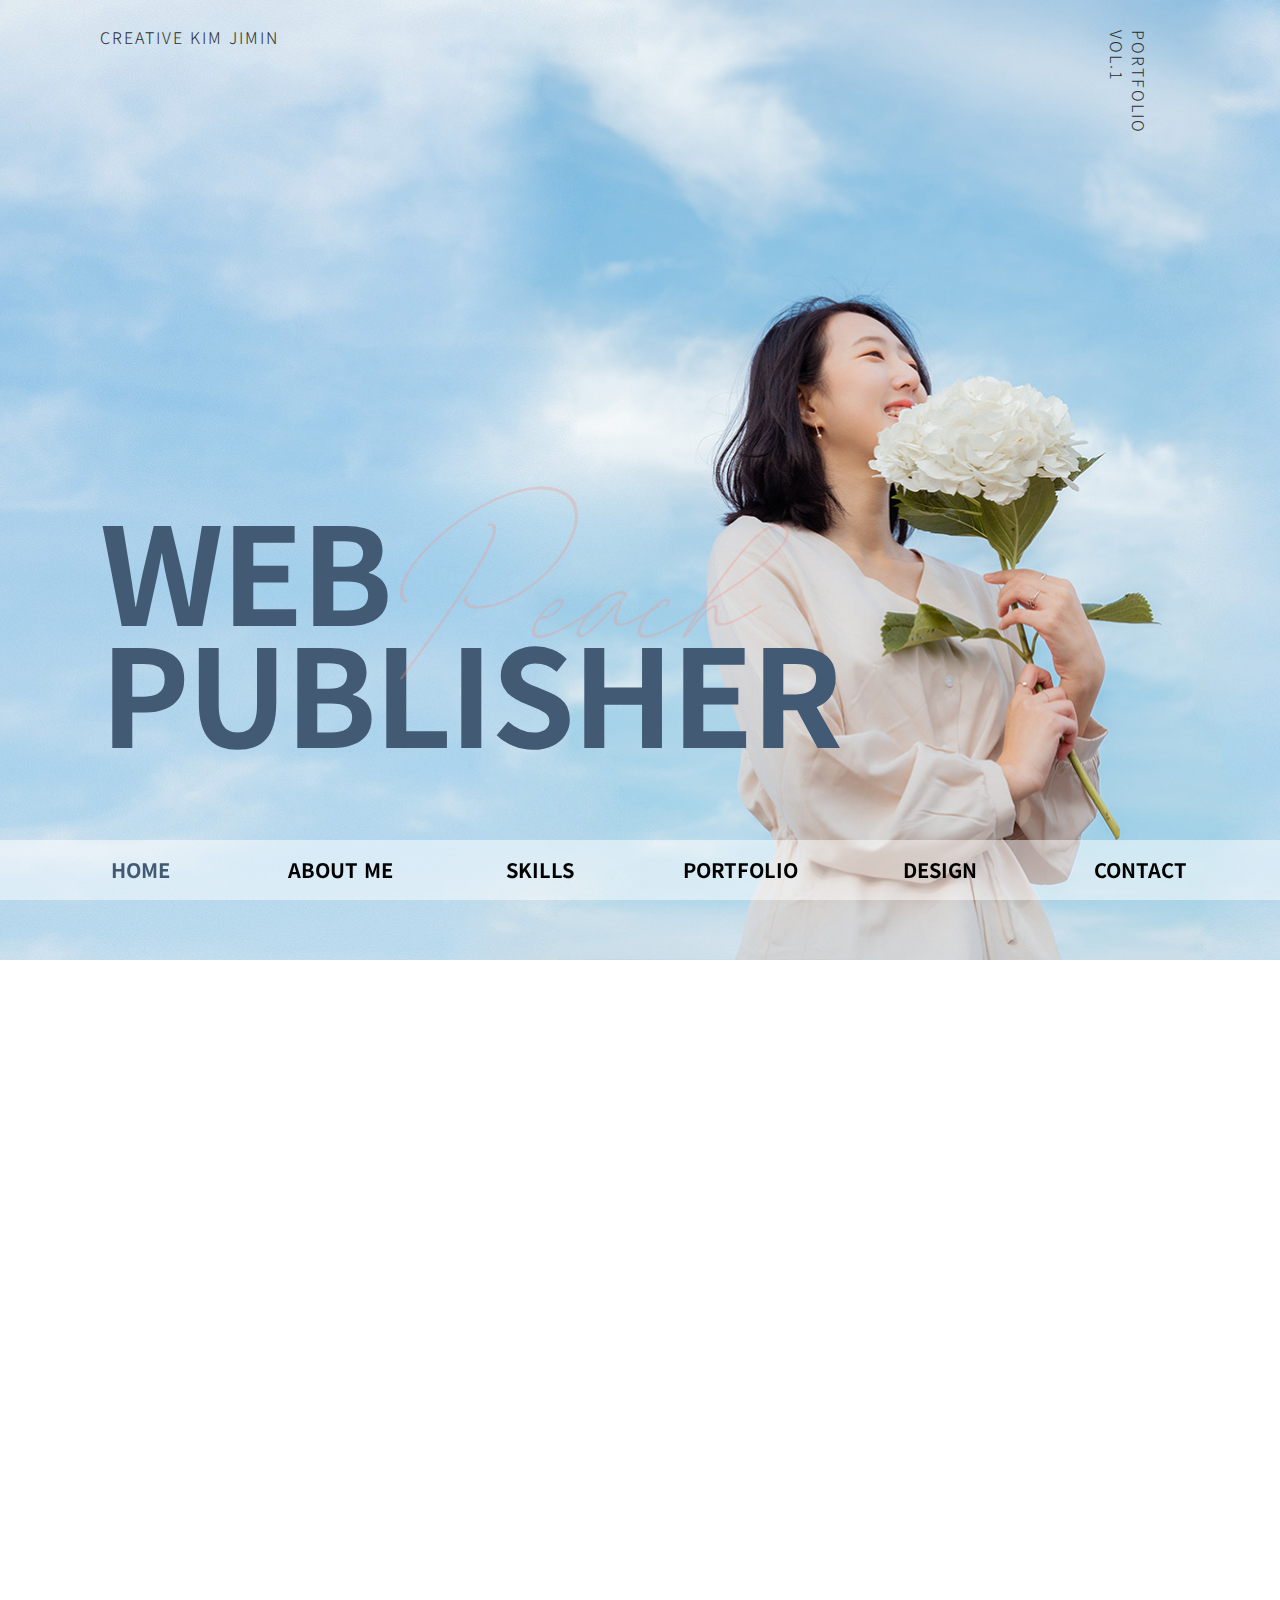
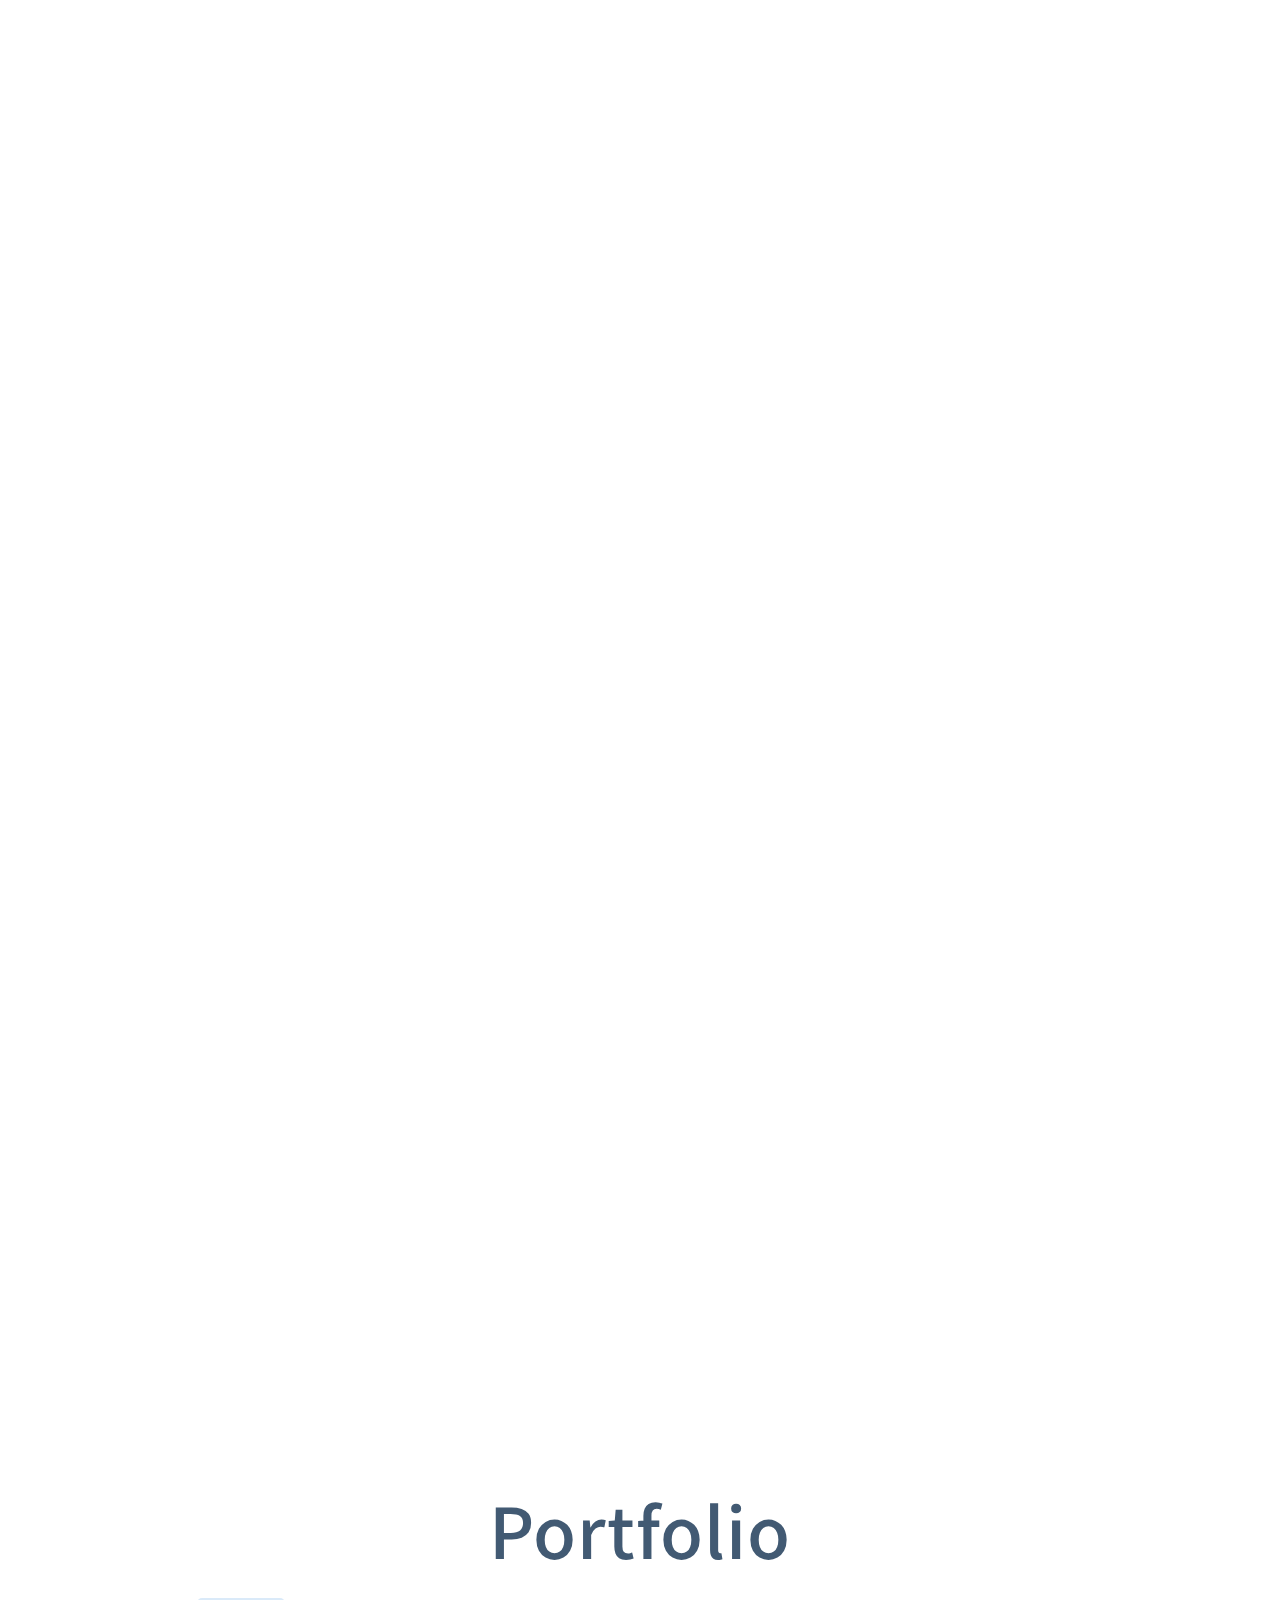
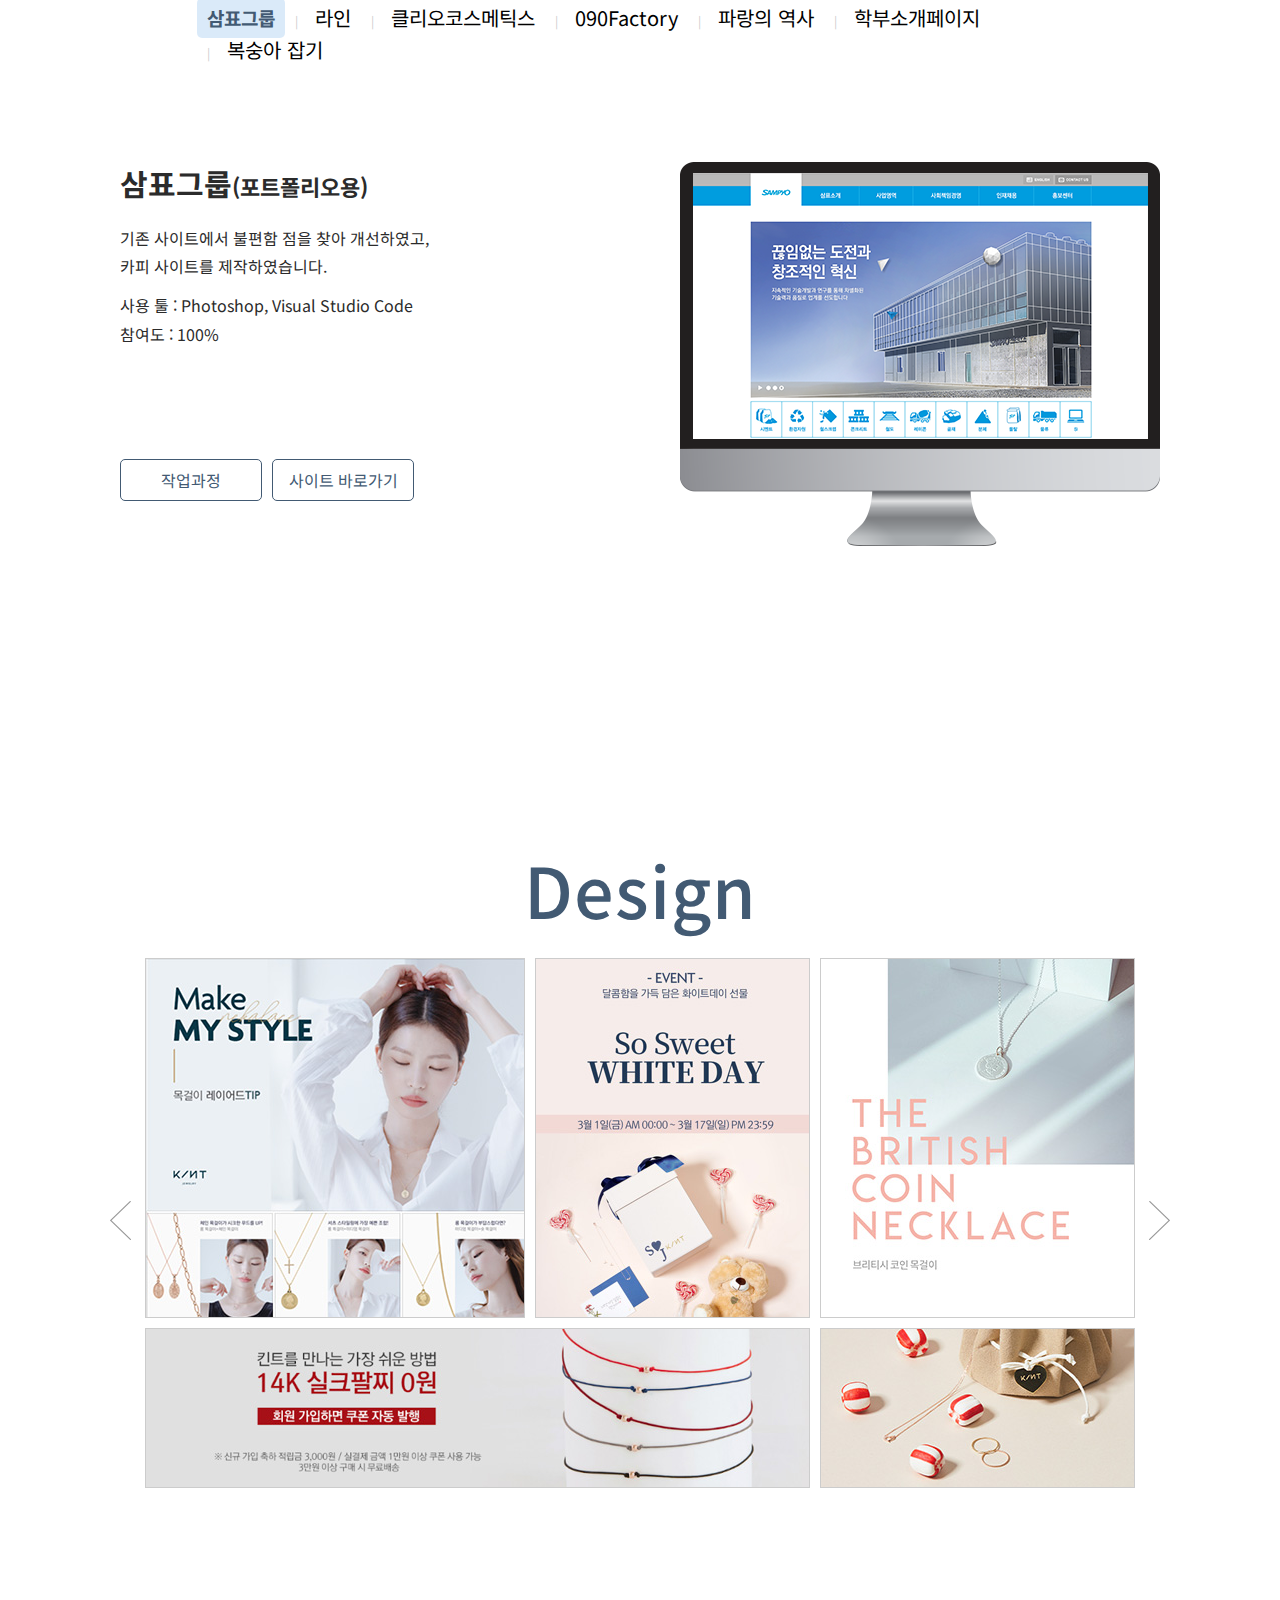
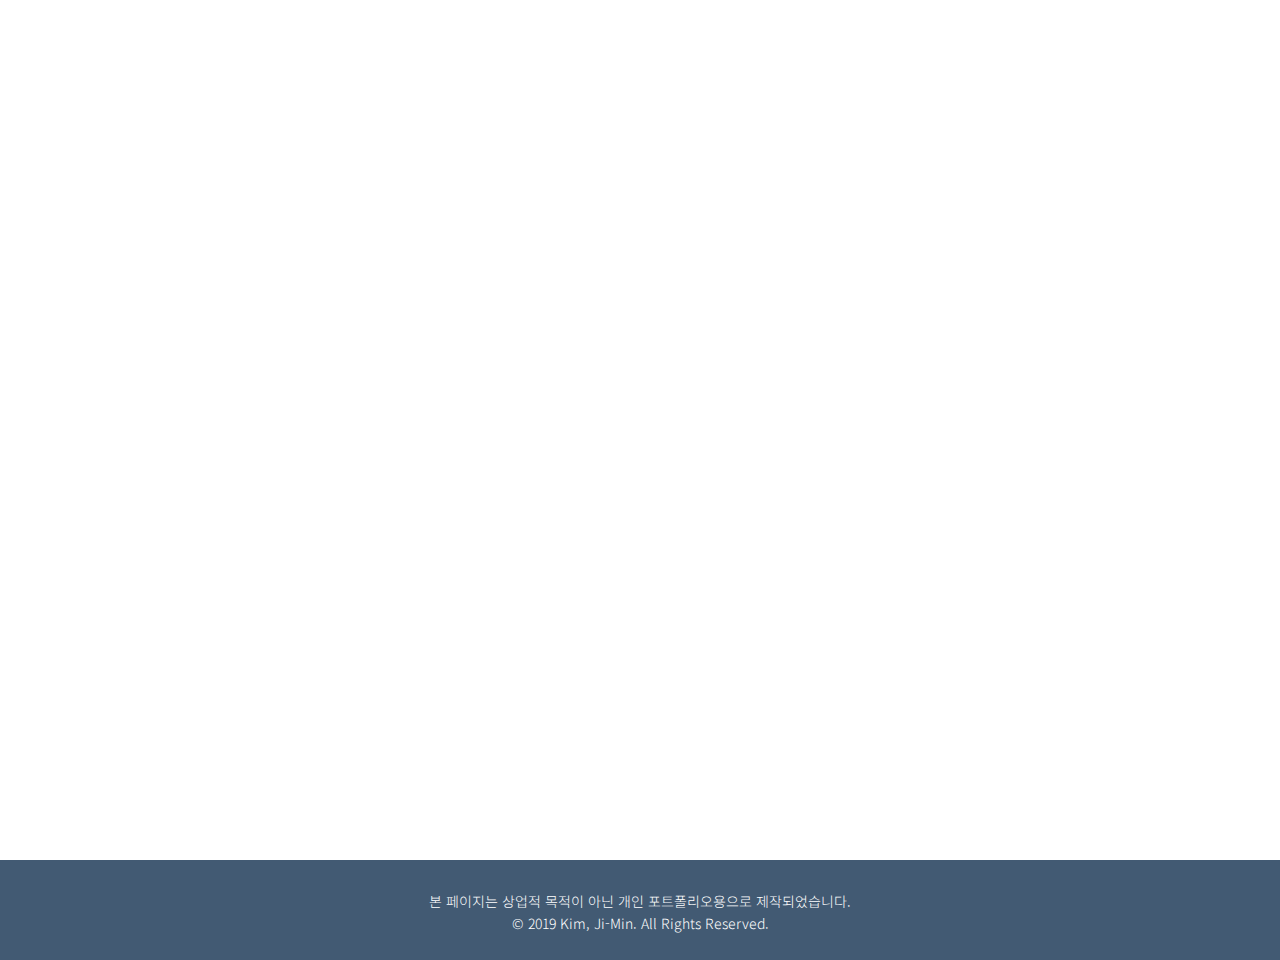
<file: index.html>
<!DOCTYPE HTML>
<html lang="ko">

<head>
  <meta charset="UTF-8">
  <title>김지민 포트폴리오</title>

  <meta name="Subject" content="포트폴리오">
  <meta name="Title" content="김지민 포트폴리오">
  <meta name="Keywords" content="웹퍼블리셔,웹디자이너,포트폴리오">
  <meta name="Description" content="최적의 사용자 경험을 제공하는 것을 목표로 하는 웹 퍼블리셔">
  <meta name="Author" content="김지민">
  <meta name="Publisher" content="KimJimin">
  <meta name="Classification" content="포트폴리오">
  <meta name="Location" content="Seoul Korea">
  <meta name="Author-Date" content="2019.10.24">
  <meta name="Copyright" content="김지민">

  <link rel="shortcut icon" href="images/favicon.ico">
  <link rel="stylesheet" href="css/reset.css" />
  <link rel="stylesheet" href="css/animate.css">
  <link rel="stylesheet" href="css/style.css" />
  
  <script src="js/plugins/jquery-1.12.3.js"></script>
  <script src="js/plugins/jquery.easing.min.js"></script>
  <script src="js/plugins/wow.min.js"></script>
  <script src="js/function.js"></script>
</head>

<body>
  <div id="wrap">
    <header>
      <div class="container">
        <h2 class="sr-only">김지민 포트폴리오 메뉴</h2>

        <nav>
          <ul class="gnb clearfix">
            <li class="on"><a href="#">HOME</a></li>
            <li><a href="#">ABOUT ME</a></li>
            <li><a href="#">SKILLS</a></li>
            <li><a href="#">PORTFOLIO</a></li>
            <li><a href="#">DESIGN</a></li>
            <li><a href="#">CONTACT</a></li>
          </ul>
        </nav>
      </div>
    </header>

    <hr>

    <section id="home" class="content0">
      <div class="container">
        <p>CREATIVE KIM JIMIN</p>
        <p>PORTFOLIO<br>VOL.1</p>
        <h1>WEB<br>PUBLISHER<br><span class="name">김지민</span></h1>
      </div>
    </section><!--end of main home-->

    <hr>

    <section id="aboutme" class="content1 clearfix wow fadeIn" data-wow-delay="100ms">
      <div class="content1-left">
        <h2>About me</h2>

        <a href="sub.html" title="나만의 자기소개 보러가기" target="_blank">
          <p class="img">더 알아보기</p>
          <p class="link">CLICK HERE!</p>
        </a>
        <div class="about_bg"></div>
      </div><!--end of left-->

      <div class="content1-right">
        <div class="profile">
          <h2 class="sr-only">프로필</h2>

          <ul class="clearfix">
            <li>
              이름 : 김지민<br>
              나이 : 26세<br>
              학력 : 호원대학교 시각디자인 학과 졸업<br>
              수료 내역 : 2019.6 - 2019.11 신촌 이젠 아카데미<br>
              모바일 앱 디자인(웹디자인)&하이브리드 앱 콘텐츠 과정 수료 (5개월)<br>
              경력 사항 : 2018.3 - 2019.4 (주)엘가플러스 킨트<br>
              웹디자이너 - 디자인 업무 및 사이트 관리 (1년 1개월)
            </li>

            <li>
              자격증 : 시각디자인 산업기사, GTQ 1급, 웹디자인 기능사,<br>
              컴퓨터그래픽스 운용기능사, MOS Excel, MOS PowerPoint<br>
              수상 내역 : 2014 - 2017 총 17개<br>
              &middot; 전라북도 미술대전 디자인 부문 대상<br>
              &middot; 전라북도 산업디자인대전 디자인 부문 은상<br>
              &middot; 전국 온고을미술대전 디자인 부문 특선<br>
              &middot; SOKI 국제 디자인&일러스트레이션 일러스트 부문<br>
              &middot; LG생활건강 디자인 공모전 패턴 부문 입선
            </li>

            <li>
              사회 경험 :<br>
              &middot; 2019.4 - 2019.5 엠디렉터스 모델컷 리터칭 업무 진행 270컷<br>
              &middot; 2015.9 - 2016.1 교내 산학협력단 단데리온바이오팜(아띠팜) 근무<br>
              전시회 :<br>
              &middot; 호원대학교 시각디자인 학과 2018 졸업디자인전, 다감<br>
              &middot; K-Fashion 사업단 중국 T-shirts Art 전시회<br>
              &middot; K-Fashion 사업단 중국 798예술특구 전시회<br>
              &middot; 2015 디자인리더 그룹전 
            </li>
          </ul>

          <button class="prev">이전</button>
          <button class="on next">다음</button>
        </div><!--end of profile-->

        <div class="tag">
          <h2 class="sr-only">나만의 키워드 태그</h2>

          <ul class="clearfix">
            <li><a href="#" title="프로필을 확인하세요!">#경력신입</a></li>
            <li><a href="3" title="포트폴리오 둘러보기">#웹퍼블리셔</a></li>
            <li><a href="4" title="포트폴리오 둘러보기">#웹디자이너</a></li>
            <li><a href="sub.html" title="나만의 자기소개 보러가기" target="_blank" class="link">#김피치</a></li>
            <li><a href="5" title="기획안 보러가기">#웹기획</a></li>

            <li><a href="#" title="프로필을 확인하세요!">#자격증 컬렉터</a></li>
            <li><a href="3" title="포트폴리오 둘러보기">#시멘틱웹</a></li>
            <li><a href="4" title="디자인 둘러보기">#취미는 디자인</a></li>
            <li><a href="3" title="포트폴리오 둘러보기">#특기는 코딩</a></li>
          </ul>
        </div><!--end of tag-->
      </div><!--end of right-->
    </section><!--end of about me-->

    <hr>

    <section id="skills" class="content2 wow fadeIn" data-wow-delay="100ms">
      <h2>I can do</h2>

      <ol class="skill clearfix">
        <li>HTML5</li>
        <li>CSS3</li>
        <li>Javscript</li>
        <li>JQuery</li>
      </ol>

      <h2>and I can do too</h2>

      <ol class="tool clearfix">
        <li>Visual Studio Code</li>
        <li>Brackets</li>
        <li>EditPlus</li>
        <li>Dreamweaver</li>
        <li>Photoshop</li>
        <li>Illustrator</li>
        <li>Indesign</li>
      </ol>
    </section><!--end of skills-->

    <hr>

    <section id="portfolio" class="content3">
      <h2>Portfolio</h2>

      <div class="portfolio_bg">
        <h3 class="sr-only">작업과정 살펴보기</h3>

        <div class="portfolio_img">
          <a href="#" class="viewClose">기획안</a>
        </div>
      </div>

      <div class="container">
        <ul class="mnu clearfix">
          <li class="on"><a href="#">삼표그룹</a></li>
          <li><a href="#">라인</a></li>
          <li><a href="#">클리오코스메틱스</a></li>
          <li><a href="#">090Factory</a></li>
          <li><a href="#">파랑의 역사</a></li>
          <li><a href="#">학부소개페이지</a></li>
          <li><a href="#">복숭아 잡기</a></li>
        </ul>

        <ul class="view">
          <li>
            <h3>삼표그룹<span>(포트폴리오용)</span></h3>
            <p>
              기존 사이트에서 불편함 점을 찾아 개선하였고,<br>
              카피 사이트를 제작하였습니다.
            </p>
            <p>
              사용 툴 : Photoshop, Visual Studio Code<br>
              참여도 : 100%
            </p>
            <div class="view_img">메인화면 이미지 미리보기</div>
            <a href="images/ex_sampyo.jpg" class="viewOpen">작업과정</a>
            <a href="https://kim-ji-min.github.io/sampyo/" target="_blank">사이트 바로가기</a>
          </li>

          <li>
            <h3>라인<span>(포트폴리오용)</span></h3>
            <p>
              기존 사이트에서 반응형 페이지가 될 수 있도록<br>
              카피 사이트를 새롭게 제작하였습니다.
            </p>
            <p>
              사용 툴 : Photoshop, Visual Studio Code<br>
              참여도 : 100%
            </p>
            <div class="view_img">메인화면 이미지 미리보기</div>
            <a href="images/ex_line.jpg" class="viewOpen">작업과정</a>
            <a href="https://kim-ji-min.github.io/LINE/" target="_blank">사이트 바로가기</a>
          </li>

          <li>
            <h3>클리오코스메틱스<span>(포트폴리오용)</span></h3>
            <p>
              기존 사이트에서 부족했던 정보성 콘텐츠를 중심으로<br>
              기업의 모토에 맞게 메인 화면과,<br>
              서브 페이지를 새롭게 제작하였습니다.
            </p>
            <p>
              사용 툴 : Photoshop, Illustrator, Visual Studio Code<br>
              참여도 : 100%
            </p>
            <div class="view_img">메인화면 이미지 미리보기</div>
            <a href="images/ex_clio.jpg" class="viewOpen">작업과정</a>
            <a href="https://kim-ji-min.github.io/CLIO-COSMETICS/" target="_blank">사이트 바로가기</a>
          </li>

          <li>
            <h3>090Factory<span>(포트폴리오용)</span></h3>
            <p>
              기존 사이트에서 불편함 점을 찾아 개선하였고,<br>
              쇼핑과 브랜드가 결합하여 메인 화면과,<br>
              서브 페이지를 새롭게 제작하였습니다.
            </p>
            <p>
              사용 툴 : Photoshop, Brackets<br>
              참여도 : 100%
            </p>
            <div class="view_img">메인화면 이미지 미리보기</div>
            <a href="images/ex_090.jpg" class="viewOpen">작업과정</a>
            <a href="https://kim-ji-min.github.io/090Factory/" target="_blank">사이트 바로가기</a>
          </li>

          <li>
            <h3>파랑의 역사<span>(포트폴리오용)</span></h3>
            <p>
              책을 내용을 살펴볼 수 있는 e-book 페이지를 제작했습니다.<br>
              실제 책을 읽는 것과 같은 느낌을 줄 수 있도록 디자인하였습니다.
            </p>
            <p>
              사용 툴 : Photoshop, Visual Studio Code<br>
              참여도 : 100%
            </p>
            <div class="view_img">메인화면 이미지 미리보기</div>
            <a href="images/ex_history.jpg" class="viewOpen">작업과정</a>
            <a href="https://kim-ji-min.github.io/history-of-blue/" target="_blank">사이트 바로가기</a>
          </li>

          <li>
            <h3>호원대학교 외식조리학부</h3>
            <p>
              외식조리학부를 소개하는 학부 소개 사이트입니다.<br>
              담당 교수님과 1달간 프로젝트에 참여하였습니다.
            </p>
            <p>
              사용 툴 : Photoshop, Dreamweaver<br>
              참여도 : 50% (이미지 제작, 서버 업로드)
            </p>
            <div class="view_img">메인화면 이미지 미리보기</div>
            <a href="images/ex_howon.jpg" class="viewOpen">작업과정</a>
            <a href="http://www.howon1.webtoz.co.kr/" target="blank">사이트 바로가기</a>
          </li>

          <li>
            <h3>복숭아를 잡아라!<span>(포트폴리오용)</span></h3>
            <p>
              두더지 게임을 활용하여 만든<br>
              이벤트 프로모션 페이지 입니다.
            </p>
            <p>
              사용 툴 : Photoshop, Illustrator, Visual Studio Code<br>
              참여도 : 100%
            </p>
            <div class="view_img">메인화면 이미지 미리보기</div>
            <a href="images/ex_peach.jpg" class="viewOpen">작업과정</a>
            <a href="https://kim-ji-min.github.io/Catch-peach/" target="_blank">사이트 바로가기</a>
          </li>
        </ul>
      </div>
    </section><!--end of portfolio-->

    <hr>

    <section id="design" class="content4">
      <h2>Design</h2>

      <div class="gallery_bg">
        <h3 class="sr-only">디자인 살펴보기</h3>

        <div class="gallery_img">
          <a href="#" class="gallClose">이미지 닫기</a>
        </div>
      </div>

      <div class="container">
        <ul class="clearfix">
          <li>
            <h3 class="sr-only">웹디자인</h3>
            <ol class="gallery web clearfix">
              <li><a href="images/design_3_big_cardnews.jpg" class="gallOpen">카드뉴스 디자인</a></li>
              <li><a href="images/design_3_big_eventpage.jpg" class="gallOpen">프로모션 이벤트 페이지</a></li>
              <li><a href="images/design_3_big_detailpage1.jpg" class="gallOpen">상세 페이지</a></li>
              <li><a href="images/design_3_big_banner.jpg" class="gallOpen">배너 디자인</a></li>
              <li><a href="images/design_3_big_detailpage2.jpg" class="gallOpen">디테일 페이지</a></li>
            </ol>
          </li>

          <li>
            <h3 class="sr-only">졸업 디자인전</h3>
            <ol class="gallery major clearfix">
              <li><a href="images/design_1_big_poster.jpg" class="gallOpen">전시회 홍보 포스터</a></li>
              <li><a href="images/design_1_big_CI.jpg" class="gallOpen">CIP</a></li>
              <li><a href="images/design_1_big_package.jpg" class="gallOpen">꽃점 카드</a></li>
              <li><a href="images/design_1_big_web.jpg" class="gallOpen">웹디자인</a></li>
            </ol>
          </li>

          <li>
            <h3 class="sr-only">그래픽 작업물</h3>
            <ol class="gallery graphic clearfix">
              <li><a href="images/design_2_big_package.jpg" class="gallOpen">오곡발효잼 패키지 디자인</a></li>
              <li><a href="images/design_2_big_infographic1.jpg" class="gallOpen">콩나물 국밥 인포그래픽</a></li>
              <li><a href="images/design_2_big_infographic2.jpg" class="gallOpen">자기소개서 인포그래픽</a></li>
              <li><a href="images/design_2_big_pattern.jpg" class="gallOpen">패턴 디자인</a></li>
              <li><a href="images/design_2_big_BI.jpg" class="gallOpen">BI</a></li>
            </ol>
          </li>
        </ul>
      </div>

      <button class="prev">이전</button>
      <button class="next">다음</button>
    </section><!--end of design-->

    <hr>

    <section id="contact" class="content5 wow fadeIn" data-wow-delay="100ms">
      <h2>Contact</h2>
      <div class="contact_img"></div>

      <div class="container">
        <p>
          "아름답고 화려한 디자인만을 만드는 것이 목표가 아닌,<br>
          <strong>최적의 사용자 경험을 제공하는 것을 목표</strong>로 하는<br>
          <strong>웹 퍼블리셔, 김지민</strong>이 되겠습니다."
        </p>
        <p>
          연락처 : dimdee@naver.com, 010 9965 5593<br>
        </p>
  
        <div class="link clearfix">
          <a href="file/kimpeach_project_document.pdf" class="fileOpen" target="_blank">프로필 사이트 기획안 살펴보기</a>
          <a href="https://github.com/Kim-Ji-Min" class="git" target="_blank">GIT 바로가기</a>
        </div>
      </div>
    </section><!--end of contact-->

    <hr>

    <footer>
      <address>
        본 페이지는 상업적 목적이 아닌 개인 포트폴리오용으로 제작되었습니다.<br>
        &copy; 2019 Kim, Ji-Min. All Rights Reserved.
      </address>
    </footer>
  </div>
</body>

</html>
</file>
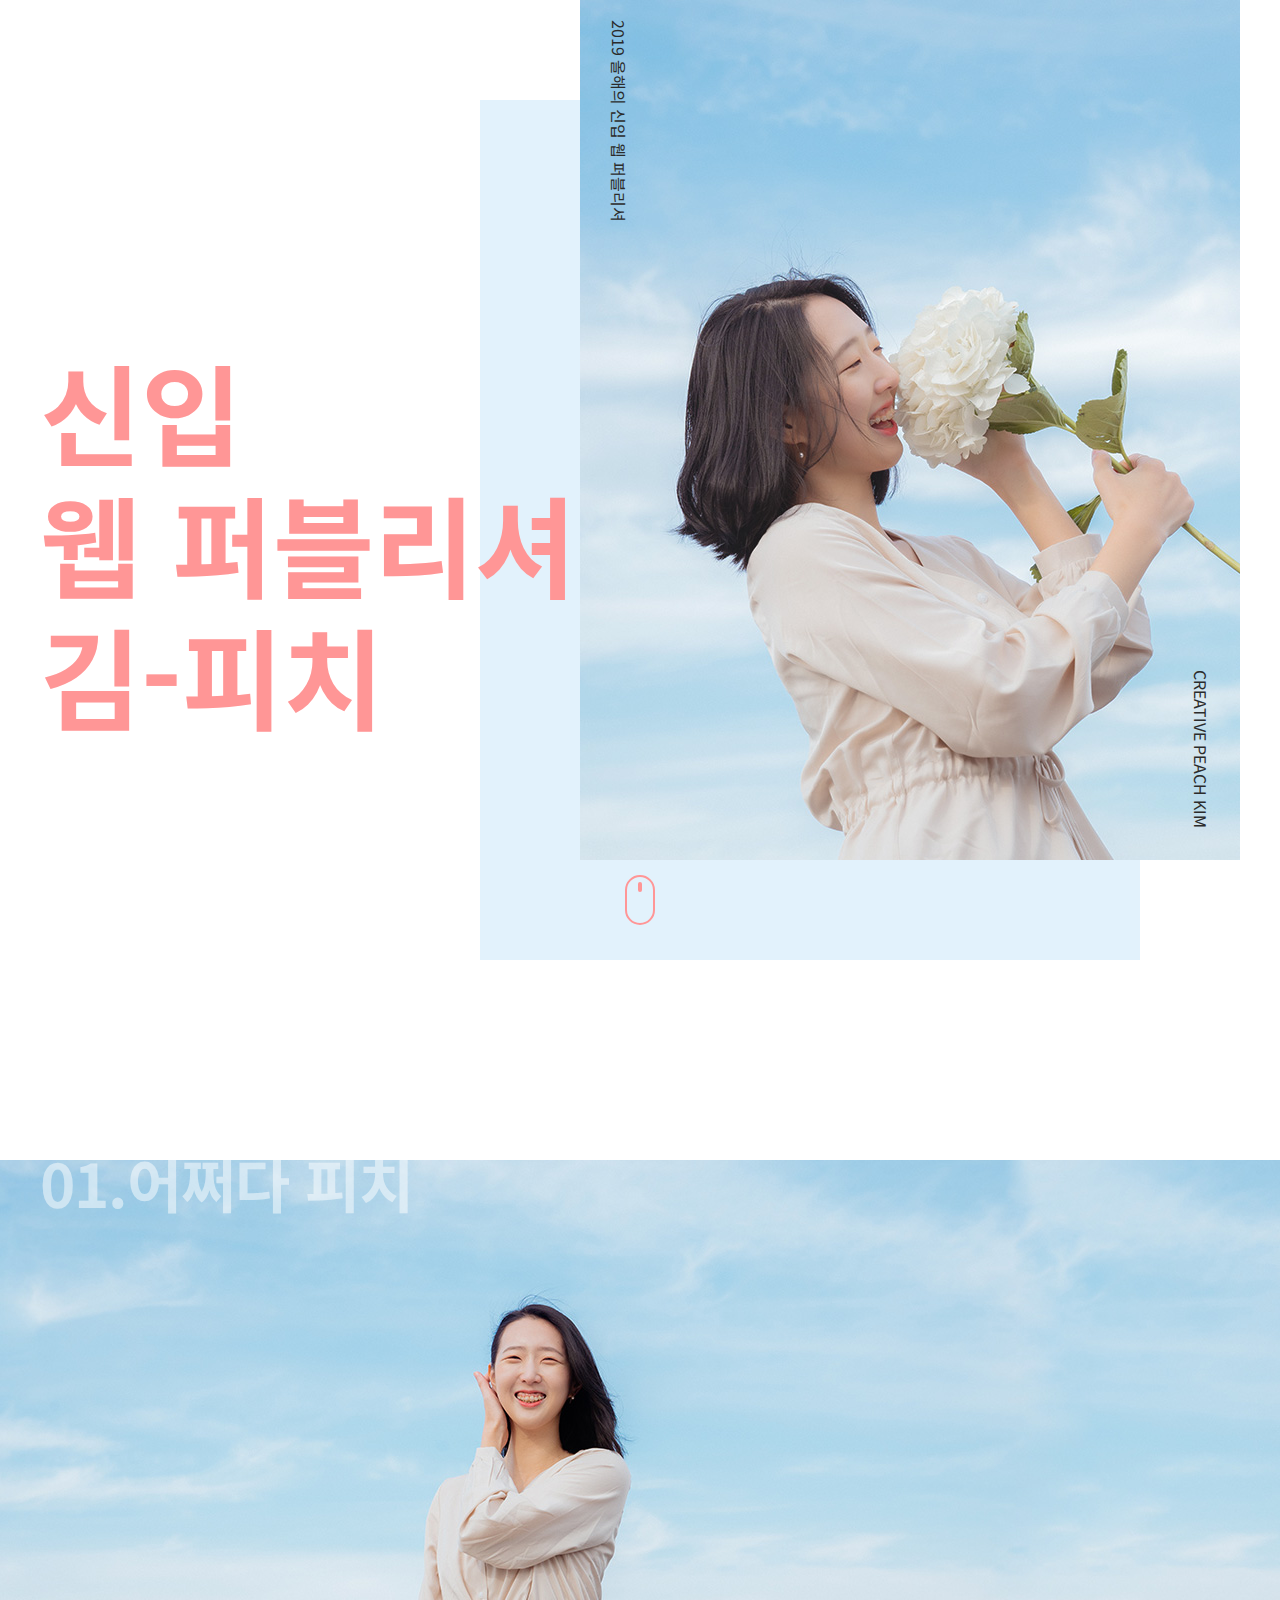
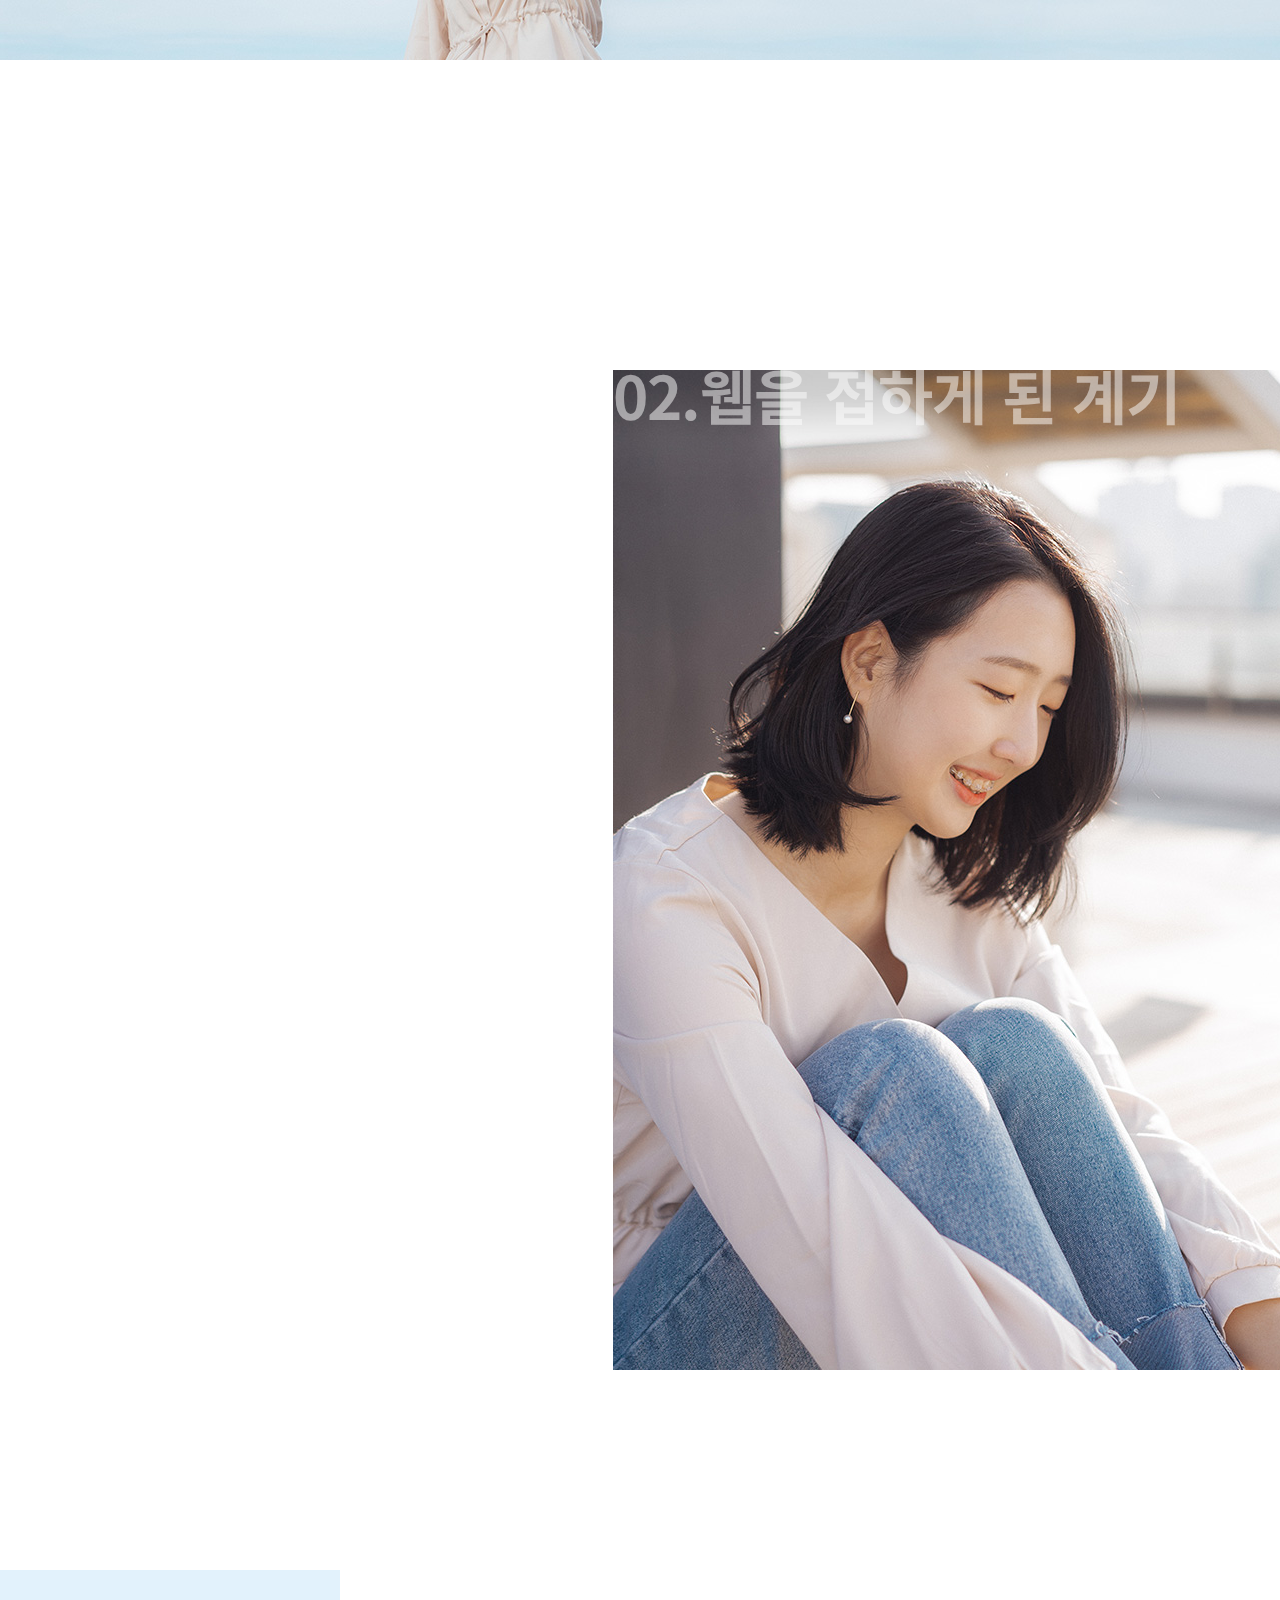
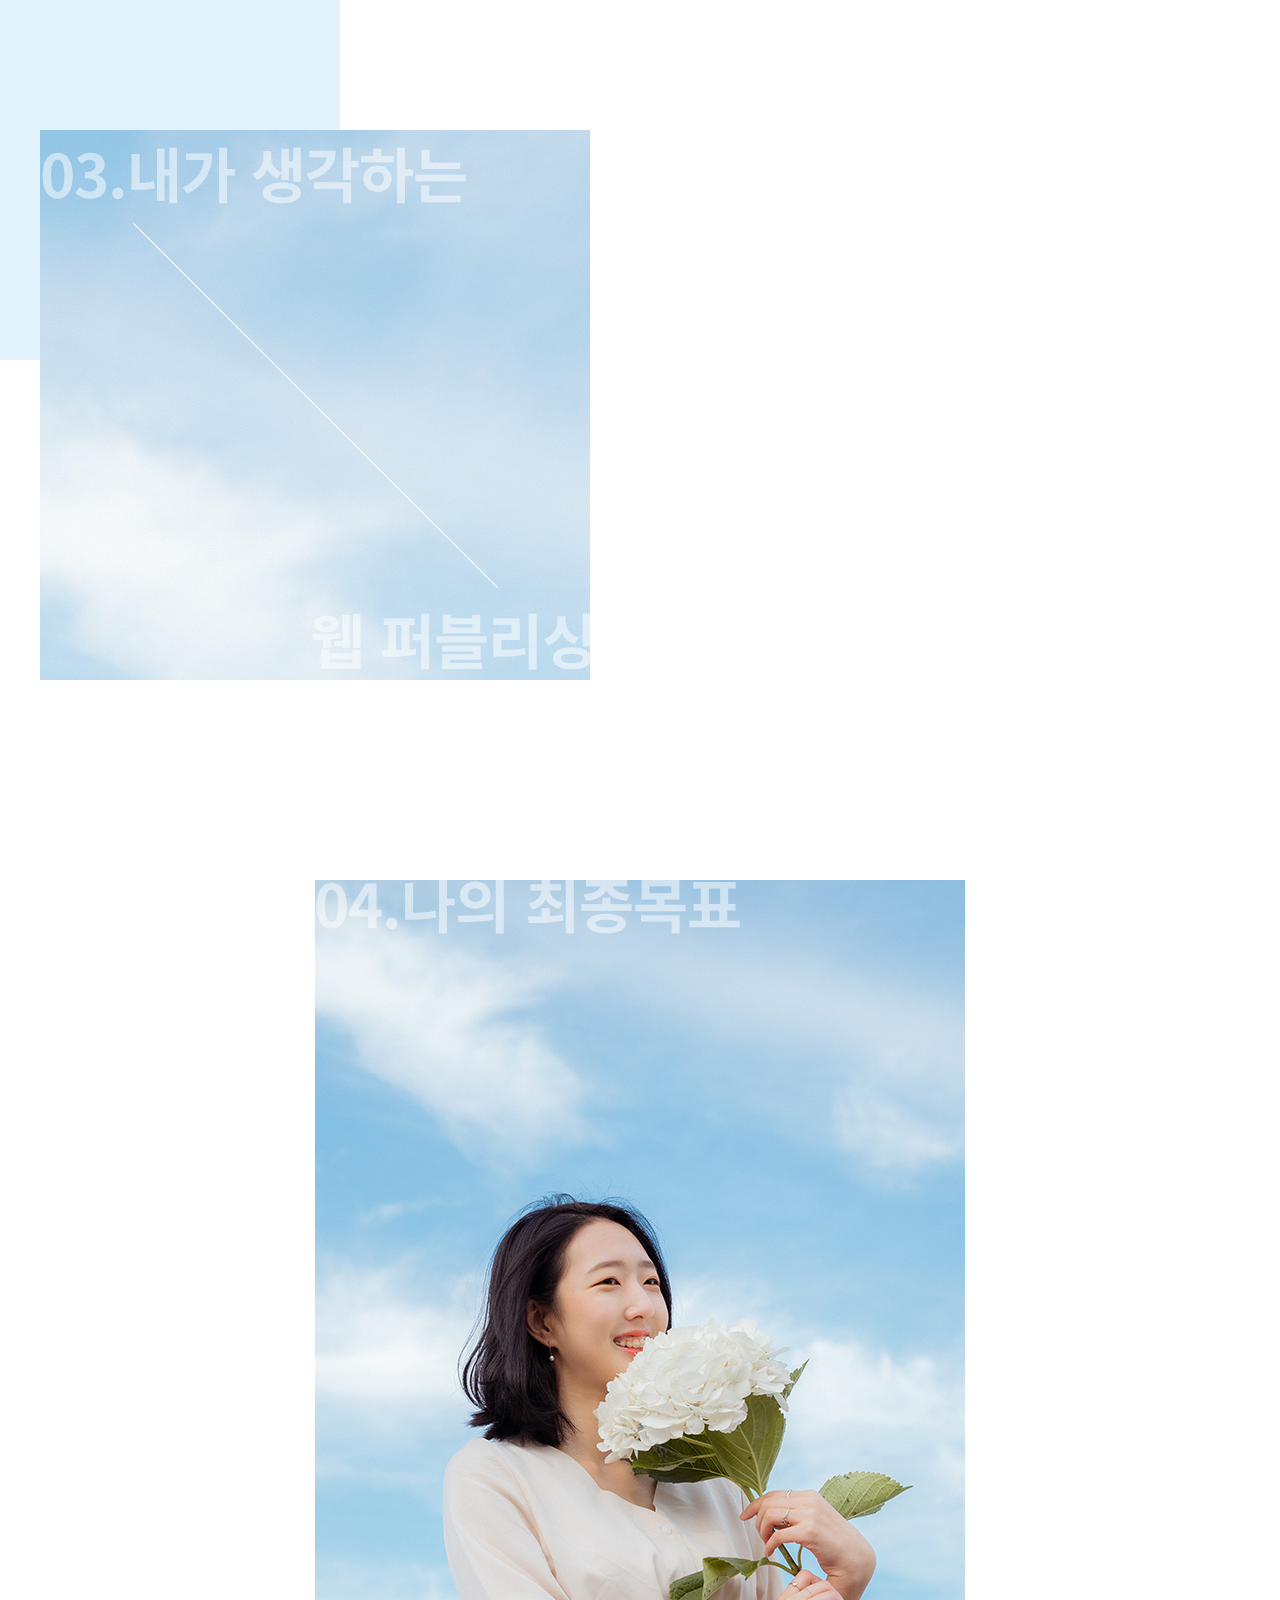
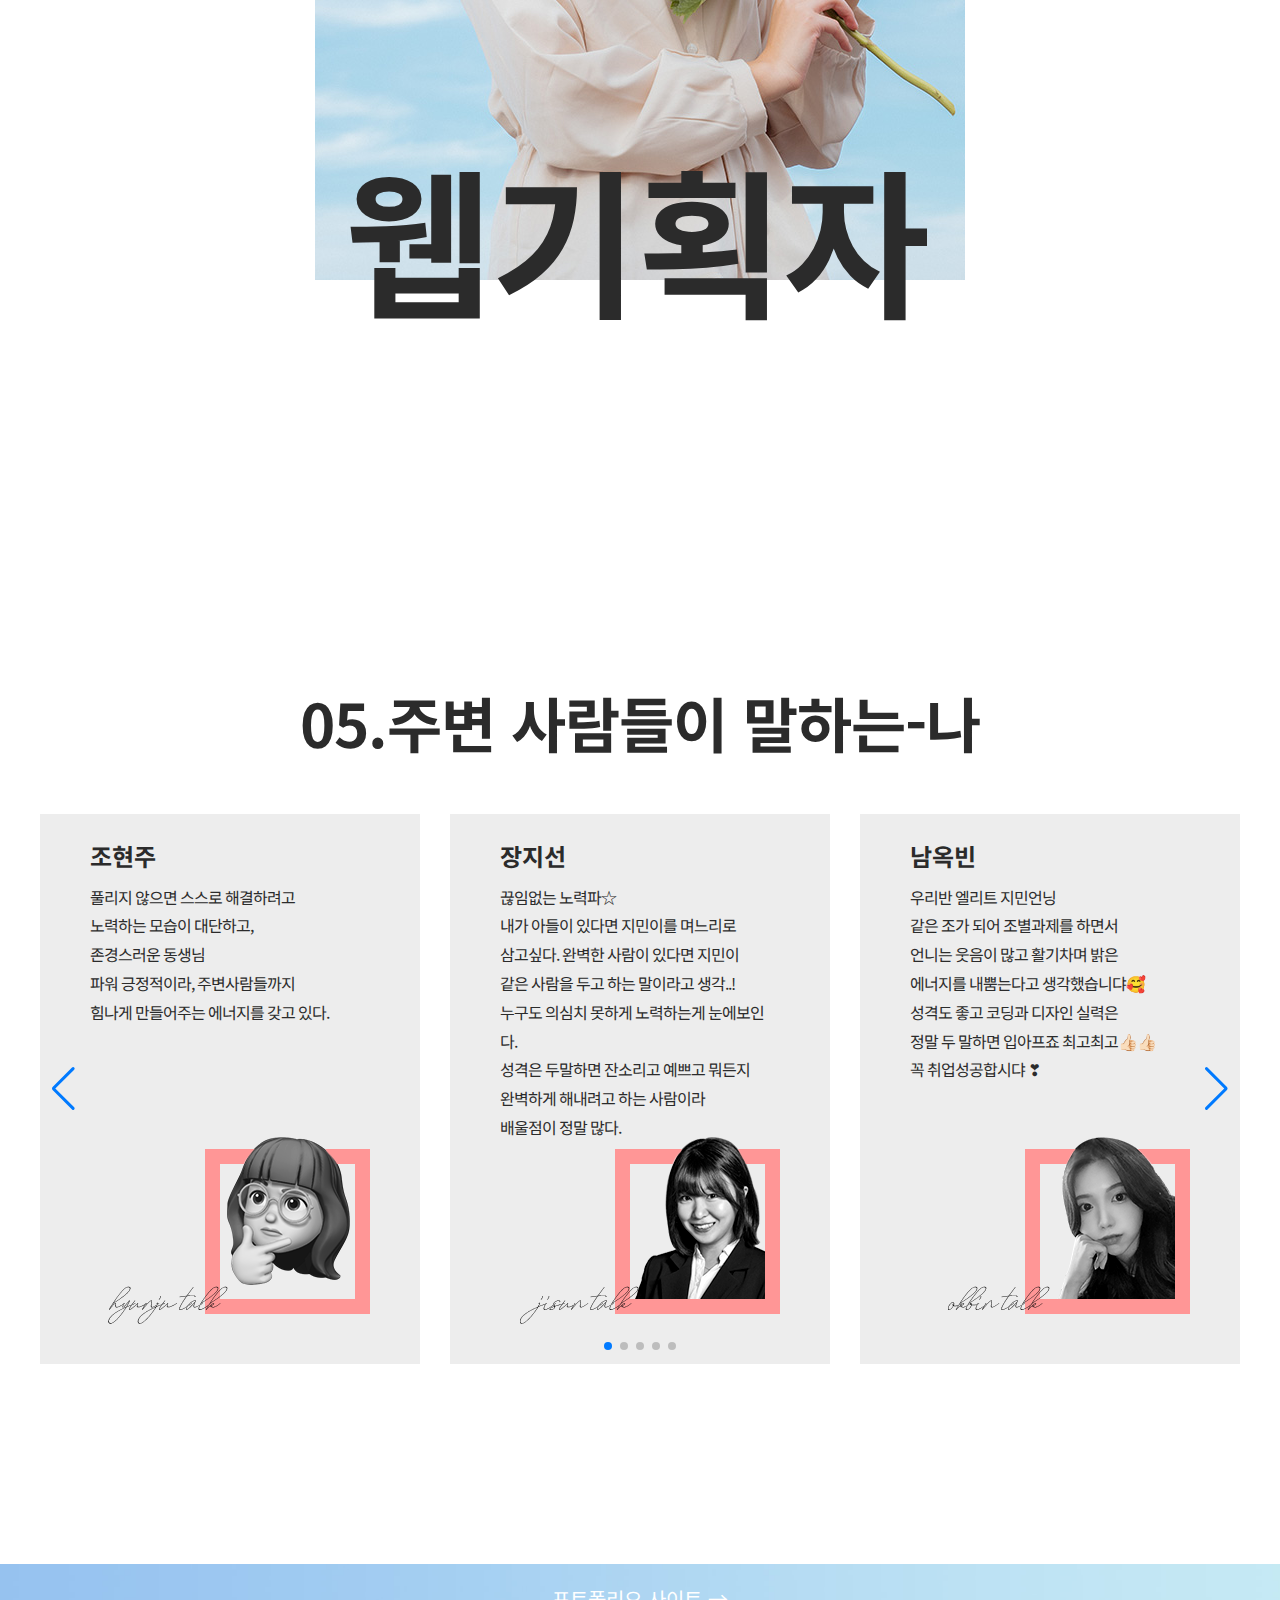
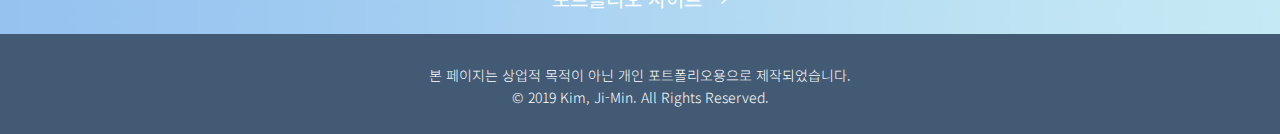
<file: sub.html>
<!DOCTYPE HTML>
<html lang="ko">

<head>
  <meta charset="UTF-8">
  <title>신입 웹퍼블리셔 김-피치</title>

  <meta name="Subject" content="포트폴리오">
  <meta name="Title" content="김지민 포트폴리오">
  <meta name="Keywords" content="웹퍼블리셔,웹디자이너,포트폴리오">
  <meta name="Description" content="최적의 사용자 경험을 제공하는 것을 목표로 하는 웹 퍼블리셔">
  <meta name="Author" content="김지민">
  <meta name="Publisher" content="KimJimin">
  <meta name="Classification" content="포트폴리오">
  <meta name="Location" content="Seoul Korea">
  <meta name="Author-Date" content="2019.10.24">
  <meta name="Copyright" content="김지민">

  <link rel="shortcut icon" href="images/favicon.ico">
  <link rel="stylesheet" href="css/reset.css" />
  <link rel="stylesheet" href="css/animate.css">
  <link rel="stylesheet" href="css/swiper.css">
  <link rel="stylesheet" href="css/sub_style.css" />
  
  <script src="js/plugins/jquery-1.12.3.js"></script>
  <script src="js/plugins/jquery.easing.min.js"></script>
  <script src="js/plugins/swiper.min.js"></script>
  <script src="js/plugins/wow.min.js"></script>
  <script src="js/sub_function.js"></script>
</head>

<body>
  <div id="wrap">
    <header>
      <div class="container">
        <h1>
          신입<br>
          웹 퍼블리셔<br>
          김-피치
        </h1>
    
        <div class="profile">김지민 프로필 사진</div>
        <p class="title">2019 올해의 신입 웹 퍼블리셔</p>
        <p class="name">CREATIVE PEACH KIM</p>

        <div class="mouse-icon">
          <p class="wheel">스크롤바를 내리면 작품을 감상할 수 있습니다.</p>
        </div>
      </div>
    </header>

    <hr>

    <section>
      <h2 class="sr-only">김지민 자기소개</h2>

      <article class="content0">
        <div class="container">
          <h2>01.어쩌다 피치</h2>

          <p class="wow fadeInUp" data-wow-delay="100ms">
            피치는 영어 이름을 사용하는 회사에 들어가게 되었을 때, 사용하게 된 <strong>저만의 개성 있는 이름</strong>입니다.<br>
            평소 둥글둥글 <strong>원만한 성격</strong>에 웃으면 얼굴이 잘 빨개지고,<br>
            사근사근한 성격으로, 모두의 의견을 잘 들어주는 <strong>따뜻한 마음씨</strong>의 특성이 잘 살아있는 이름입니다.        
          </p>
        </div>
      </article><!--end of content0-->

      <hr>

      <article class="content1">
        <div class="container">
          <h2>02.웹을 접하게 된 계기</h2>

          <p class="wow fadeInUp" data-wow-delay="100ms">
            대학교 전공 수업 중 하나인<br>
            인터랙티브 미디어 디자인에서<br>
            웹디자인을 처음 접하게 되었습니다.<br>
            <br>
            최종 결과물이 인쇄되어 나오기까지<br>
            오래 걸리는 일반적인 디자인 작업과는 달리,<br>
            내가 작성 중인 코드가 즉각적으로 모니터 화면에<br>
            적용되는 것을 보고, 흥미를 가지게 되었습니다.<br>
            <br>
            <strong>
              디자인이 아닌 코드와 프로그래밍에<br>
              빠지게 되었던 것은 한순간이었습니다.
            </strong> 
          </p>
        </div>
      </article><!--end of content1-->
      
      <hr>
      
      <article class="content2">
        <div class="container">
          <h2>03.내가 생각하는</h2>
          <h2>웹 퍼블리싱</h2>
  
          <p class="wow fadeInUp" data-wow-delay="100ms">
            <strong>웹 퍼블리싱</strong>은 사용자 조사, 정보구조 설계 등<br>
            단계적 디자인 콘셉트 수립을 통해 사이트만의<br>
            정체성을 성립하며, 구축해 나가는 과정이<br>
            <strong>하나의 아이덴티티 디자인</strong>이라고 생각합니다.<br>
            <br>
            또한 단순히 코드로만 이루어진 것이 아닌,<br>
            UI 디자인과 사용자를 위한 설계,<br>
            추구하고자 하는 목표 등이 함축적으로<br>
            담겨있는 <strong>복합적 매개체</strong>라고 생각합니다.
          </p>
        </div>
      </article><!--end of content2-->

      <hr>

      <article class="content3">
        <h2>04.나의 최종목표</h2>

        <p class="title">웹기획자</p>
        <p class="wow fadeInUp" data-wow-delay="100ms">
          퍼블리싱의 기획 단계인 디자인 콘셉트 수립을 직접 처음부터 끝까지 수행해 보며 
          많은 것을 느끼고 배우게 되었습니다. 최적의 사용자 경험을 제공하는
          것을 목표로 달려가는 <strong>설계의 한 단계씩 나아가며, 성공할 때 큰 성취감을 느끼게 되었고</strong>, UX/UI에
          대하여 많은 생각이 들었습니다. 훗날에 디자인과 퍼블리싱 능력을 겸비한 웹 기획자로 도약해 나가고 싶습니다.
        </p>
      </article><!--end of content3-->

      <hr>
      
      <!-- Swiper -->
      <article class="content4">
        <h2>05.주변 사람들이 말하는-나</h2>

        <div class="swiper-container">
          <div class="swiper-wrapper">
            <div class="swiper-slide slide1">
              <div class="img">hyunju`s talk</div>
              <div class="text">
                <h2>조현주</h2>
                <p>
                  풀리지 않으면 스스로 해결하려고<br>
                  노력하는 모습이 대단하고,<br>
                  존경스러운 동생님<br>
                  파워 긍정적이라, 주변사람들까지<br>
                  힘나게 만들어주는 에너지를 갖고 있다.
                </p>
              </div>
            </div>

            <div class="swiper-slide slide2">
              <div class="img">jisun`s talk</div>
              <div class="text">
                <h2>장지선</h2>
                <p>
                  끊임없는 노력파☆<br>
                  내가 아들이 있다면 지민이를 며느리로<br>
                  삼고싶다. 완벽한 사람이 있다면 지민이<br>
                  같은 사람을 두고 하는 말이라고 생각..!<br>
                  누구도 의심치 못하게 노력하는게 눈에보인다.<br>
                  성격은 두말하면 잔소리고 예쁘고 뭐든지<br>
                  완벽하게 해내려고 하는 사람이라<br>
                  배울점이 정말 많다.
                </p>
              </div>
            </div>

            <div class="swiper-slide slide3">
              <div class="img">okbin`s talk</div>
              <div class="text">
                <h2>남옥빈</h2>
                <p>
                  우리반 엘리트 지민언닝<br>
                  같은 조가 되어 조별과제를 하면서<br>
                  언니는 웃음이 많고 활기차며 밝은<br>
                  에너지를 내뿜는다고 생각했습니댜🥰<br>
                  성격도 좋고 코딩과 디자인 실력은<br>
                  정말 두 말하면 입아프죠 최고최고👍🏻👍🏻<br>
                  꼭 취업성공합시댜 ❣
                </p>
              </div>
            </div>

            <div class="swiper-slide slide4">
              <div class="img">teacher`s talk</div>
              <div class="text">
                <h2>안상현</h2>
                <p>
                  지민씨는 코딩능력을 겸비한<br>
                  감각있는 웹디자이너에요.<br>
                  상대방에 대한 예의를 갖추고 있으며,<br>
                  겉은 부드러우면서도<br>
                  굉장히 강인한 면을 가지고 있어요.<br>
                  누구보다 열정적으로 노력하는 모습은<br>
                  왜 잘 할 수 밖에 없는지를 증명한답니다.<br>
                  당장 현업에 필요한 웹디/퍼블리셔가<br>
                  필요하다면 쌤은 우리 지민씨를 추천합니다.^^
                </p>
              </div>
            </div>

            <div class="swiper-slide slide5">
              <div class="img">heejae`s talk</div>
              <div class="text">
                <h2>이희재</h2>
                <p>
                  자발적 리더 김지민<br>
                  자발적으로 주말 스터디원을 모집하여<br>
                  스터디그룹을 만들고, 낙오하는 사람이 없도록<br>
                  솔선수범 하는 모습을 보여주었습니다.<br>
                  서로의 부족한 부분을 채워주는<br>
                  보람찬 시간이었습니다.<br>
                  덕분에 항상 열심히 공부했습니다.
                </p>
              </div>
            </div>

            <div class="swiper-slide slide6">
              <div class="img">suyeon`s talk</div>
              <div class="text">
                <h2>김수연</h2>
                <p>
                  근성있고 의지와 열정이 남다른 친구<br>
                  매사에 긍정적이고 주위사람들과 잘어우러져<br>
                  타인에게도 좋은에너지를 전파시킨다.<br>
                  시간약속을 잘지키며 리더쉽이 있고<br>
                  협업에도 능숙한편이라 많은 면에서 배울점이 많은 친구이다.
                </p>
              </div>
            </div>

            <div class="swiper-slide slide7">
              <div class="img">kyungju`s talk</div>
              <div class="text">
                <h2>백경주</h2>
                <p>
                  천사같은 지민이<br>
                  6월부터 개복치같은 언니를<br>
                  보살피느라 고생이 많았지.. 너무 고맙당ㅜㅠ<br>
                  성실이란 단어가 사람이었다면 너였을거야<br>
                  문제가 해결 안되면 포기할 수도 있는데<br>
                  끝까지 해결하려는 모습 너무 멋있었다<br>
                  동생이지만 배울게 많아😍내가 인사팀이라면<br>
                  무조건 지민이 뽑을거야!ㅋㅋㅋ 이제 한달도<br>
                  안남았는데 같이 열심히 해서 꼭 취업하자!<br>
                  👏👏
                </p>
              </div>
            </div>

            <div class="swiper-slide slide8">
              <div class="img">aryuns`s talk</div>
              <div class="text">
                <h2>전아련</h2>
                <p>
                  항상 적극적이고 착한 우리 반 에이스!!<br>
                  본인 스스로와 한 약속도 잘 지키고,<br>
                  수업시간에 선생님이 준 미션을 해결하기 위해<br>
                  최선을 다하는 멋쟁이 언니!<br>
                  취업이라는 목표를 이루기 위해<br>
                  먼저 나서서 스터디도 만들고..<br>
                  같이 공부하고 추억도 쌓을 수 있게 해줘서<br>
                  고마워요! 
                </p>
              </div>
            </div>

            <div class="swiper-slide slide9">
              <div class="img">kyungeun`s talk</div>
              <div class="text">
                <h2>변경은</h2>
                <p>
                  하루 8시간 수업하는 것도 힘들 텐데<br>
                  자기 관리 투철하고, 코딩+디자인 실력도<br>
                  우리반 최고인 에이스 지민!<br>
                  인사성도 밝고 호탕한 웃음소리가 상대방을<br>
                  기분 좋게 하는 매력도 있다.<br>
                  회사 생활 정말 잘 할 것 같은 성격.<br>
                  무엇보다 실력이 일취월장이다.<br>
                  성적표가 있었다면 우리반 1등 했을 듯! 
                </p>
              </div>
            </div>

            <div class="swiper-slide slide10">
              <div class="img">seungchul`s talk</div>
              <div class="text">
                <h2>선승철</h2>
                <p>
                  항상 성실하고<br>
                  모르는게 있으면 계속 탐구하여<br>
                  결국에는 알아내는 사람입니다.<br>
                  언제나 밝게 웃으며 긍정적인<br>
                  힘을 모두에게 나눠줍니다.
                </p>
              </div>
            </div>

            <div class="swiper-slide slide11">
              <div class="img">cheolhee`s talk</div>
              <div class="text">
                <h2>문철희</h2>
                <p>
                  긴 수업 시간에 다들 지쳐있을 때도<br>
                  항상 웃을을 잃지 않고, 수업에 임한<br>
                  모습이 인상 깊었다.<br>
                  또한 주어진 과제나 복습 항상 해오는<br>
                  모습에 내 자신을 반성하게 만들게 한 친구,<br>
                  어떤 임무가 주어진다해도<br>
                  밑고 맡길 수 있을 것 같다고 생각한다.
                </p>
              </div>
            </div>

            <div class="swiper-slide slide12">
              <div class="img">yoonyeong`s talk</div>
              <div class="text">
                <h2>최윤영</h2>
                <p>
                  똑똑하고 욕심많은 야무진 동생<br>
                  늘 밝고 긍정적이어서 주위에<br>
                  좋은 에너지를 발산하는 비타민<br>
                  기초부터 차근차근 성실하게 공부해서<br>
                  뿌리가 튼튼하게 내리 뻗어내려 언젠가 큰<br>
                  나무가 될 것 같다. ^^ 기초가<br>
                  튼튼하니 응용도 잘하고, 속도도 빠른 편인데<br>
                  또 그만큼 공부욕심이 대단해서<br>
                  늘 자기개발을 멈추지 않는 에너자이저!
                </p>
              </div>
            </div>

            <div class="swiper-slide slide13">
              <div class="img">sojeong`s talk</div>
              <div class="text">
                <h2>정소정</h2>
                <p>
                  소통하는 디자이너 지민!<br>
                  항상 요구 조건을 적극 반영하고<br>
                  자기 고집이 있는 디자이너들도 많은데<br>
                  다른 사람의 의견을 열린 자세로<br>
                  듣는 모습이 인상 깊었다. 그래서<br>
                  더욱 무궁무진한 발전이 기대되는 디자이너👍🏻
                </p>
              </div>
            </div>

            <div class="swiper-slide slide14">
              <div class="img">seolhee`s talk</div>
              <div class="text">
                <h2>김설희</h2>
                <p>
                  끝날 때까지 끝난 게 아니다-!<br>
                  완벽하게 끝날 때까지<br>
                  끊임없이 노력하는 사람.<br>
                  어떤 일에도 항상 웃고 밝은 모습으로<br>
                  주변 사람들까지 웃게 만들어주는<br>
                  긍정 에너지 가득!
                </p>
              </div>
            </div>
          </div>
          
          <div class="swiper-pagination"></div>
          
          <div class="swiper-button-next"></div>
          <div class="swiper-button-prev"></div>
        </div>
      </article><!--end of content4-->
    </section>

    <hr>

    <footer>
       <div class="go">
        <a href="index.html">포트폴리오 사이트 &rarr;</a>
       </div>

      <address>
        본 페이지는 상업적 목적이 아닌 개인 포트폴리오용으로 제작되었습니다.<br>
        &copy; 2019 Kim, Ji-Min. All Rights Reserved.
      </address>
    </footer>
  </div>
  
  <script src="js/initial_function.js"></script>
</body>

</html>
</file>
<file: css/style.css>
@charset "utf-8";
@import url('https://fonts.googleapis.com/css?family=Noto+Sans+KR:300,500,700&display=swap');

html{cursor: url(../images/mouse.png), auto}
body{font-family:'Noto Sans KR',sans-serif; color:#2b2b2b;}
#wrap{width:100%; min-width:1200px;}
::selection{background-color:#bbdcfb;}

/* header */
header{position:fixed; left:0; bottom:0; width:100%; height:60px; z-index:100; background-color:rgba(255,255,255,0.5);}
header.active{top:0;}
header>.container>nav{position:absolute; left:50%; top:0; margin-left:-600px; width:1200px; height:60px;}
header>.container>nav>.gnb{widows:1200px;}
header>.container>nav>.gnb>li{float:left; width:200px;}
header>.container>nav>.gnb>li>a{display:block; height:60px; line-height:60px; font-size:20px; font-weight:700; text-align:center; transition:all 0.4s;}
header>.container>nav>.gnb>li:hover>a,header>.container>nav>.gnb>li>a:focus,header>.container>nav>.gnb>li.on>a{color:#425a73; }

/* section - home */
#home{width:100%; height:960px; background-image:url(../images/main_banner.jpg); background-repeat:no-repeat; background-size:cover; background-position:center center;}
#home>.container{position:relative; width:1200px; height:960px; margin:0 auto;}
#home>.container>p{position:absolute; top:60px; font-weight:300; letter-spacing:2px;}
#home>.container>p:nth-child(1){top:26px; left:60px;}
#home>.container>p:nth-child(2){right:60px; transform:rotate(90deg);}
#home>.container>h1{position:absolute; left:60px; bottom:210px; font-weight:700; font-size:135px; color:#425a73; line-height:0.9; letter-spacing:-3px;}
#home>.container>h1>.name{position:absolute; left:300px; bottom:70px; display:block; width:390px; height:194px; text-indent:-9999px; background-image:url(../images/name_peach.png);}

/* section - aboutme */
#aboutme{position:relative; width:100%; height:960px;}

#aboutme>.content1-left{float:left; height:960px; }
#aboutme>.content1-left>h2{position:absolute; top:200px; left:50%; margin-left:-540px; z-index:10; font-size:70px; font-weight:500; color:#425a73; letter-spacing:1px;}
#aboutme>.content1-left>a{position:absolute; top:290px; left:50%; margin-left:-540px; z-index:20; display:block; width:358px; height:460px; text-align: justify;}
#aboutme>.content1-left>a>p.img{width:358px; height:430px; text-indent:-9999px; background-image:url(../images/about_me.jpg);}
#aboutme>.content1-left>a>p.link{width:358px; height:30px; line-height:30px; color:#f49389; font-size:20px; font-weight:700; letter-spacing:2px; }
#aboutme>.content1-left>.about_bg{position:absolute; left:0; bottom:150px; width:700px; height:570px; background-color:rgba(158,213,246,0.3);}

#aboutme>.content1-right{position:absolute; top:290px; right:50%; margin-right:-600px; float:left; width:650px; height:430px;}
#aboutme>.content1-right>.profile{width:650px; height:280px;}
#aboutme>.content1-right>.profile>ul{position:relative; width:650px; height:280px;}
#aboutme>.content1-right>.profile>ul>li{position:absolute; left:0; top:0; width:650px; height:280px; font-size:16px; line-height:2;}
#aboutme>.content1-right>.profile>ul>li:not(:first-child){display:none;}
#aboutme>.content1-right>.profile>button{outline:none; border:none; background:none; width:21px; height:41px; text-indent:-9999px; background-image:url(../images/sprite.png); }
#aboutme>.content1-right>.profile>.prev{position:absolute; top:-42px; right:50%; margin-right:-303px; background-position:0 0;}
#aboutme>.content1-right>.profile>.next{position:absolute; top:-42px; right:50%; margin-right:-335px; background-position:-31px 0;}
#aboutme>.content1-right>.profile>.prev:hover,#aboutme>.content1-right>.profile>.prev.on{background-position:0 -42px;}
#aboutme>.content1-right>.profile>.next:hover,#aboutme>.content1-right>.profile>.next.on{background-position:-31px -42px;}

#aboutme>.content1-right>.tag{position:absolute; bottom:0px; left:0; width:650px; height:100px;} 
#aboutme>.content1-right>.tag>ul>li{float:left; height:40px; line-height:26px; margin-left:15px; margin-bottom:10px;}
#aboutme>.content1-right>.tag>ul>li:first-child,#aboutme>.content1-right>.tag>ul>li:nth-child(6){margin-left:0;}
#aboutme>.content1-right>.tag>ul>li>a{display:block; padding:7px; font-size:23px; font-weight:700; letter-spacing:1px; transition:all 0.4s;}
#aboutme>.content1-right>.tag>ul>li:hover>a,#aboutme>.content1-right>.tag>ul>li>a:focus,#aboutme>.content1-right>.tag>ul>li.on>a
{background-color:#f49389; font-size:22px; color:#fff; border-radius:18px;}
#aboutme>.content1-right>.tag>ul>li:hover>a:active{background-color:#bbdcfb;}

/* section - skills */
#skills{width:1200px; height:960px; margin:0 auto;}
#skills>h2{margin-bottom:10px; font-size:70px; font-weight:500; color:#425a73; letter-spacing:1px; text-align:center;}
#skills>h2:first-child{padding-top:200px;}
#skills>.skill{width:585px; margin:0 auto 150px;}
#skills>.skill>li{float:left; height:115px; margin-left:20px; text-indent:-9999px;}
#skills>.skill>li:nth-child(1){margin-left:0; width:85px; background-image:url(../images/skills_1.png);}
#skills>.skill>li:nth-child(2){width:85px; background-image:url(../images/skills_2.png);}
#skills>.skill>li:nth-child(3){width:85px; background-image:url(../images/skills_3.png);}
#skills>.skill>li:nth-child(4){width:270px; background-image:url(../images/skills_4.png);}

#skills>.tool{width:645px; margin:0 auto;}
#skills>.tool>li{float:left; width:75px; height:75px; margin-left:20px; text-indent:-9999px;}
#skills>.tool>li:nth-child(1){margin-left:0; background-image:url(../images/skills_tool_1.png);}
#skills>.tool>li:nth-child(2){background-image:url(../images/skills_tool_2.png);}
#skills>.tool>li:nth-child(3){background-image:url(../images/skills_tool_3.png);}
#skills>.tool>li:nth-child(4){background-image:url(../images/skills_tool_4.png);}
#skills>.tool>li:nth-child(5){background-image:url(../images/skills_tool_5.png);}
#skills>.tool>li:nth-child(6){background-image:url(../images/skills_tool_6.png);}
#skills>.tool>li:nth-child(7){background-image:url(../images/skills_tool_7.png);}

/* section - portfolio + popup gallery*/
#portfolio>.portfolio_bg{display:none; position:fixed; left:0; top:0; z-index:300; width:100%; height:100%; background-color:rgba(0,0,0,0.5);}
#portfolio>.portfolio_bg>.portfolio_img{position:fixed; left:50%; top:50%; z-index:310; margin:-400px 0 0 -450px; width:900px; height:800px; overflow-y:scroll;}
#portfolio>.portfolio_bg>.portfolio_img>.viewClose{display:block; height:4742px; text-indent:-9999px; background-color:#fff;}

/* section - portfolio */
#portfolio{width:1200px; height:960px; margin:0 auto;}
#portfolio>h2{margin-bottom:20px; padding-top:200px; font-size:70px; font-weight:500; color:#425a73; letter-spacing:1px; text-align:center;}
#portfolio>.container>.mnu{width:887px; margin:0 auto 20px;}
#portfolio>.container>.mnu>li{float:left; margin-left:20px; font-size:20px;}
#portfolio>.container>.mnu>li:first-child{margin-left:0;}
#portfolio>.container>.mnu>li:first-child:after{content:'';}
#portfolio>.container>.mnu>li:after{content:'|'; display:block; margin:-25px 0 0 -10px; font-size:12px; color:#ccc;}
#portfolio>.container>.mnu>li>a{display:block; padding:0 10px; height:40px; line-height:40px; transition:all 0.4s;}
#portfolio>.container>.mnu>li:hover>a,#portfolio>.container>.mnu>li>a:focus,#portfolio>.container>.mnu>li.on>a{color:#425a73; font-weight:700; font-size:19px; background-color:rgba(163,202,241,0.4); border-radius:5px;}

#portfolio>.container>.view{position:relative; width:1200px; height:540px;}
#portfolio>.container>.view>li{position:absolute; left:0; top:0; width:1040px; height:380px; padding:80px;}
#portfolio>.container>.view>li:not(:first-child){display:none;}
#portfolio>.container>.view>li>h3{margin-bottom:20px; font-size:30px;}
#portfolio>.container>.view>li>h3>span{font-size:22px;}
#portfolio>.container>.view>li>p{margin-bottom:10px; font-size:16px; line-height:1.8;}
#portfolio>.container>.view>li>.view_img{position:absolute; right:80px; top:80px; width:480px; height:384px; text-indent:-9999px; background-image:url(../images/portfolio_sampyo.png);}
#portfolio>.container>.view>li:nth-child(2)>.view_img{background-image:url(../images/portfolio_line.png);}
#portfolio>.container>.view>li:nth-child(3)>.view_img{background-image:url(../images/portfolio_clio.png);}
#portfolio>.container>.view>li:nth-child(4)>.view_img{background-image:url(../images/portfolio_090.png);}
#portfolio>.container>.view>li:nth-child(5)>.view_img{background-image:url(../images/portfolio_blue.png);}
#portfolio>.container>.view>li:nth-child(6)>.view_img{background-image:url(../images/portfolio_howon.png);}
#portfolio>.container>.view>li:nth-child(7)>.view_img{background-image:url(../images/portfolio_artom.png);}
#portfolio>.container>.view>li>a{float:left; display:block; width:140px; height:40px; margin:100px 10px 0 0; line-height:40px; text-align:center;
  font-size:16px; font-size:500; color:#425a73; background-color:#fff; border:1px solid #425a73; border-radius:5px; transition:all 0.4s;}
#portfolio>.container>.view>li>a:hover,#portfolio>.container>.view>li>a:focus{color:#fff; background-color:#425a73;}

/* section - design */
#design{position:relative; width:1200px; height:960px; margin:0 auto;}
#design>h2{margin-bottom:20px; padding-top:200px; font-size:70px; font-weight:500; color:#425a73; letter-spacing:1px; text-align:center;}

#design>.container{position:relative; overflow:hidden; width:990px; height:530px; margin:0 auto;}
#design>.container>ul{position:absolute; top:0; left:0; width:2970px; height:530px;}
#design>.container>ul>li{float:left; position:absolute; top:0; left:990px; width:990px; height:530px; background-color:#fff;}
#design>.container>ul>li>.gallery>li{float:left; text-align:center; font-size:22px; border:1px solid #ccc; box-sizing:border-box;}

#design>.container>ul>li:first-child{left:0;}
#design>.container>ul>li>.web>li:nth-child(1){width:380px; height:360px; margin-right:10px; line-height:360px; background-image:url(../images/design_3_cardnews.jpg);}
#design>.container>ul>li>.web>li:nth-child(2){width:275px; height:360px; margin-right:10px; line-height:360px; background-image:url(../images/design_3_eventpage.jpg);}
#design>.container>ul>li>.web>li:nth-child(3){width:315px; height:360px; line-height:360px; background-image:url(../images/design_3_detailpage1.jpg);}
#design>.container>ul>li>.web>li:nth-child(4){width:665px; height:160px; margin:10px 10px 0 0; line-height:160px; background-image:url(../images/design_3_banner.jpg);;}
#design>.container>ul>li>.web>li:nth-child(5){width:315px; height:160px; margin-top:10px; line-height:160px; background-image:url(../images/design_3_detailpage2.jpg);}

#design>.container>ul>li>.major>li:nth-child(1){width:370px; height:530px; margin-right:10px; line-height:360px; background-image:url(../images/design_1_poster.jpg);}
#design>.container>ul>li>.major>li:nth-child(2){width:275px; height:282px; margin-right:10px; line-height:282px; background-image:url(../images/design_1_CI.jpg);}
#design>.container>ul>li>.major>li:nth-child(3){width:325px; height:282px; line-height:282px; background-image:url(../images/design_1_package.jpg);}
#design>.container>ul>li>.major>li:nth-child(4){float:right; width:610px; height:238px; margin-top:10px; line-height:238px; background-image:url(../images/design_1_web.jpg);}

#design>.container>ul>li>.graphic>li:nth-child(1){width:300px; height:260px; margin-right:10px; line-height:260px; background-image:url(../images/design_2_package.jpg);}
#design>.container>ul>li>.graphic>li:nth-child(2){width:300px; height:260px; margin-right:10px; line-height:260px; background-image:url(../images/design_2_infographic1.jpg);}
#design>.container>ul>li>.graphic>li:nth-child(3){float:right; width:370px; height:530px; line-height:530px; background-image:url(../images/design_2_infographic2.jpg);}
#design>.container>ul>li>.graphic>li:nth-child(4){width:300px; height:260px; margin:10px 10px 0 0; line-height:260px; background-image:url(../images/design_2_pattern.jpg);}
#design>.container>ul>li>.graphic>li:nth-child(5){width:300px; height:260px; margin:10px 10px 0 0; line-height:260px; background-image:url(../images/design_2_BI.jpg);}

#design>.container>ul>li>.gallery>li>a{display:block; height:100%; text-indent:-9999px;}
#design>.container>ul>li>.gallery>li:hover>a,#design>.container>ul>li>.gallery>li>a:focus{text-indent:0; color:#fff; background-color:rgba(0,0,0,0.5);}

#design>button{position:absolute; top:50%; margin-top:80px; outline:none; border:none; background:none; width:21px; height:41px; text-indent:-9999px; background-image:url(../images/sprite.png);}
#design>.prev{left:70px; background-position:0 0;}
#design>.next{right:70px; background-position:-31px 0;}
#design>.prev:hover,#design>.prev.on{background-position:0 -42px;}
#design>.next:hover,#design>.next.on{background-position:-31px -42px;}

/* section - design + popup gallery*/
#design>.gallery_bg{display:none; position:fixed; left:0; top:0; z-index:400; width:100%; height:100%; background-color:rgba(0,0,0,0.5);}
#design>.gallery_bg>.gallery_img{position:fixed; left:50%; top:50%; z-index:410; margin:-375px 0 0 -500px; width:1000px; height:750px; background-color:#fff;}
#design>.gallery_bg>.gallery_img>.gallClose{display:block; height:750px; text-indent:-9999px;}

/* section - contact */
#contact{position:relative; overflow:hidden; width:100%; height:860px;}
#contact>h2{position:absolute; right:50%; top:200px; margin-right:-450px; margin-bottom:20px; font-size:70px; font-weight:500; color:#425a73; letter-spacing:1px; text-align:center;}
#contact>.contact_img{position:absolute; right:50%; top:300px; margin-right:-985px; width:800px; height:375px; background-image:url(../images/contact_banner.jpg);}

#contact>.container{position:absolute; top:50%; left:50%; margin-left:-400px; margin-top:-90px; text-align:center;}
#contact>.container>p{font-size:20px; line-height:1.8; letter-spacing:1px;}
#contact>.container>p+p:before{content:'/'; display:block; padding:20px 0; font-weight:300; font-size:30px; color:#425a73; opacity:0.3;}
#contact>.container>p+p{margin-bottom:20px; font-size:16px;}
#contact>.container>.link{width:394px; margin:0 auto;}
#contact>.container>.link>a{display:block; float:left; height:40px; line-height:40px; color:#425a73; border:1px solid #425a73; border-radius:5px; transition:all 0.4s;}
#contact>.container>.link>a.fileOpen{width:240px; margin-right:10px;}
#contact>.container>.link>a.git{width:140px;}
#contact>.container>.link>a:hover,#contact>.container>.link>a:focus{color:#fff; background-color:#425a73;}

/* footer  */
footer{width:100%; height:100px; background-color:#425a73;}
footer>address{padding-top:30px; font-size:14px; font-weight:300; color:#fff; line-height:1.6; text-align:center;}
</file>
<file: css/sub_style.css>
@charset "utf-8";
@import url('https://fonts.googleapis.com/css?family=Noto+Sans+KR:300,500,700&display=swap');

html{cursor: url(../images/mouse.png), auto}
body{font-family:'Noto Sans KR',sans-serif; color:#2b2b2b;}
#wrap{width:100%; min-width:1200px;}
::selection{background-color:#bbdcfb;}

/* header */
header{width:100%; margin-bottom:200px;}
header>.container{position:relative; margin:0 auto; width:1200px; height:960px;}
header>.container>h1{position:absolute; left:0; bottom:220px; z-index:10; font-size:110px; line-height:1.2; color:#ff9696;}
header>.container>.profile{position:absolute; right:100px; top:100px; width:660px; height:860px; text-indent:-9999px; background-color:rgba(158,213,246,0.3);}
header>.container>.profile:after{content:''; display:block; position:absolute; right:-100px; top:-100px; width:660px; height:860px; background-image:url(../images/sub_main_banner.jpg);}
header>.container>p.title{position:absolute; right:520px; top:110px; transform:rotate(90deg);}
header>.container>p.name{position:absolute; right:-40px; bottom:200px; transform:rotate(90deg);}

header>.container>.mouse-icon{position:absolute; left:50%; bottom:35px; margin-left:-15px; width:30px; height:50px; border:2px solid #ff9696; box-sizing:border-box; border-radius:15px;}
header>.container>.mouse-icon>.wheel{position:absolute; left:50%; top:5px; margin-left:-2px; width:4px; height:10px; text-indent:-9999px; background-color:#ff9696; border-radius:10px; animation:mousewheel 1s linear infinite;}

@keyframes mousewheel{
  0%{top:5px; opacity:0;}
  30%{top:10px; opacity:1;}
  100%{top:25px; opacity:0;}
}

/* section */
section>article{margin-bottom:200px;}
section>article>.container{width:1200px; margin:0 auto;}

section>.content0{width:100%; height:610px; background-image:url(../images/sub_01_banner.jpg); background-repeat:no-repeat; background-position:center 0;}
section>.content0>.container{position:relative; height:610px; }
section>.content0>.container>h2{position:absolute; left:0; top:-20px; font-size:60px; font-weight:700; color:#fff; letter-spacing:-1px; opacity:0.5; }
section>.content0>.container>p{position:absolute; left:0; bottom:-6px; font-size:18px; line-height:1.8;}

section>.content1{position:relative;overflow:hidden; width:100%; height:1000px;}
section>.content1:after{content:''; position:relative; left:50%; top:-1000px; margin-left:-27px; display:block; width:980px; height:1000px; background-image:url(../images/sub_02_banner.jpg); background-repeat:no-repeat; background-size:980px 1000px; }
section>.content1>.container{position:relative; z-index:30; height:1000px;}
section>.content1>.container>h2{position:absolute; right:50%; top:-18px; margin-right:-540px; font-size:60px; font-weight:700; color:#fff; letter-spacing:-1px; opacity:0.5;}
section>.content1>.container>p{position:absolute; left:50%; bottom:-6px; margin-left:-420px; font-size:18px; line-height:1.8; text-align:right;}

section>.content2{overflow:hidden; width:100%; height:710px;}
section>.content2>.container{position:relative; height:710px; }
section>.content2>.container:before{content:''; margin-left:-400px; display:block; width:700px; height:390px; background-color:rgba(158,213,246,0.3);}
section>.content2>.container>h2:first-of-type{position:absolute; left:0; bottom:0; width:550px; height:550px; font-size:60px; font-weight:700; color:rgba(255,255,255,0.5); letter-spacing:-1px; background-image: url(../images/sub_03_banner.jpg); background-repeat:no-repeat; background-position:left bottom;}
section>.content2>.container>h2:last-of-type{position:absolute; left:50%; bottom:0; margin-left:-330px; font-size:60px; font-weight:700; color:rgba(255,255,255,0.5); letter-spacing:-1px;}
section>.content2>.container>p{position:absolute; left:50%; bottom:-6px; margin-left:-20px; font-size:18px; line-height:1.8;}

section>.content3{position:relative; width:1200px; height:1200px; margin:0 auto 200px; background-image:url(../images/sub_04_banner.jpg); background-repeat:no-repeat; background-position:center top; background-size:650px 1000px;}
section>.content3>h2{position:absolute; left:50%; top:-20px; margin-left:-326px; font-size:60px; font-weight:700; color:rgba(255,255,255,0.5); letter-spacing:-1px;}
section>.content3>p.title{position:absolute; left:50%; bottom:100px; margin-left:-295px; font-size:160px; font-weight:700; letter-spacing:-1px;}
section>.content3>p{position:absolute; left:50%; bottom:15px; margin-left:-323px;  width:650px; font-size:18px; line-height:1.8; letter-spacing:-1px; text-align:justify;}

section>.content4>h2{margin-bottom:50px; text-align:center; font-size:60px; font-weight:700;  letter-spacing:-1px;}

.swiper-container{width:1200px; height:550px;}
.swiper-slide{position:relative;
  text-align: center;
  font-size: 18px;
  background: #ededed;
  /* Center slide text vertically */
  display: -webkit-box;
  display: -ms-flexbox;
  display: -webkit-flex;
  display: flex;
  -webkit-box-pack: center;
  -ms-flex-pack: center;
  -webkit-justify-content: center;
  justify-content: center;
  -webkit-box-align: center;
  -ms-flex-align: center;
  -webkit-align-items: center;
  align-items: center;
}

section>.content4>.swiper-container>.swiper-wrapper>.swiper-slide>.img{position:absolute; left:50%; bottom:50px; z-index:100; margin-left:-25px; width:165px; height:177px; text-indent:-9999em;}
section>.content4>.swiper-container>.swiper-wrapper>.slide1>.img{background-image:url(../images/people_1.png);}
section>.content4>.swiper-container>.swiper-wrapper>.slide2>.img{background-image:url(../images/people_2.png);}
section>.content4>.swiper-container>.swiper-wrapper>.slide3>.img{background-image:url(../images/people_3.png);}
section>.content4>.swiper-container>.swiper-wrapper>.slide4>.img{background-image:url(../images/people_4.png);}
section>.content4>.swiper-container>.swiper-wrapper>.slide5>.img{background-image:url(../images/people_5.png);}
section>.content4>.swiper-container>.swiper-wrapper>.slide6>.img{background-image:url(../images/people_6.png);}
section>.content4>.swiper-container>.swiper-wrapper>.slide7>.img{background-image:url(../images/people_7.png);}
section>.content4>.swiper-container>.swiper-wrapper>.slide8>.img{background-image:url(../images/people_8.png);}
section>.content4>.swiper-container>.swiper-wrapper>.slide9>.img{background-image:url(../images/people_9.png);}
section>.content4>.swiper-container>.swiper-wrapper>.slide10>.img{background-image:url(../images/people_10.png);}
section>.content4>.swiper-container>.swiper-wrapper>.slide11>.img{background-image:url(../images/people_11.png);}
section>.content4>.swiper-container>.swiper-wrapper>.slide12>.img{background-image:url(../images/people_12.png);}
section>.content4>.swiper-container>.swiper-wrapper>.slide13>.img{background-image:url(../images/people_13.png);}
section>.content4>.swiper-container>.swiper-wrapper>.slide14>.img{background-image:url(../images/people_14.png);}

section>.content4>.swiper-container>.swiper-wrapper>.swiper-slide>.img:after{display:block; content:''; position:absolute; left:50%; bottom:-10px; margin-left:-180px; background-image:url(../images/people_title.png);}
section>.content4>.swiper-container>.swiper-wrapper>.slide1>.img:after{width:122px; height:38px; background-position:0 0;}
section>.content4>.swiper-container>.swiper-wrapper>.slide2>.img:after{margin-left:-178px; width:120px; height:38px; background-position:0 -48px;}
section>.content4>.swiper-container>.swiper-wrapper>.slide3>.img:after{bottom:4px; margin-left:-160px; width:102px; height:24px; background-position:0 -96px;}

section>.content4>.swiper-container>.swiper-wrapper>.slide4>.img:after{bottom:4px; width:119px; height:24px; background-position:0 -130px;}
section>.content4>.swiper-container>.swiper-wrapper>.slide5>.img:after{bottom:4px; margin-left:-174px; width:114px; height:24px; background-position:0 -164px;}
section>.content4>.swiper-container>.swiper-wrapper>.slide6>.img:after{margin-left:-178px; width:118px; height:38px; background-position:0 -198px;}

section>.content4>.swiper-container>.swiper-wrapper>.slide7>.img:after{margin-left:-190px; width:130px; height:38px; background-position:0 -245px;}
section>.content4>.swiper-container>.swiper-wrapper>.slide8>.img:after{margin-left:-168px; width:109px; height:38px; background-position:0 -293px;}
section>.content4>.swiper-container>.swiper-wrapper>.slide9>.img:after{margin-left:-204px; width:144px; height:38px; background-position:0 -340px;}

section>.content4>.swiper-container>.swiper-wrapper>.slide10>.img:after{margin-left:-208px; width:148px; height:38px; background-position:0 -388px;}
section>.content4>.swiper-container>.swiper-wrapper>.slide11>.img:after{margin-left:-188px; bottom:4px; width:129px; height:24px; background-position:0 -436px;}
section>.content4>.swiper-container>.swiper-wrapper>.slide12>.img:after{margin-left:-210px; width:150px; height:38px; background-position:0 -470px;}

section>.content4>.swiper-container>.swiper-wrapper>.slide13>.img:after{margin-left:-162px; bottom:4px; width:102px; height:25px; background-position:0 -516px;}
section>.content4>.swiper-container>.swiper-wrapper>.slide14>.img:after{margin-left:-179px; width:120px; height:39px; background-position:0 -550px;}


section>.content4>.swiper-container>.swiper-wrapper>.swiper-slide>.text{position:absolute; left:50%; top:50%; margin:-250px 0 0 -140px; width:280px; height:500px;}
section>.content4>.swiper-container>.swiper-wrapper>.swiper-slide>.text>h2{margin-bottom:10px; font-size:24px; font-weight:700; text-align:left;}
section>.content4>.swiper-container>.swiper-wrapper>.swiper-slide>.text>p{font-size:16px; line-height:1.8; letter-spacing:-1px; text-align:left;}



/* footer */
footer{overflow:hidden; width:100%; height:170px; background-color:#425a73; text-align:center;}
footer>.go{background-image:url(../images/bg_gradation.jpg); background-position:center center; background-repeat:no-repeat; background-size:cover;}
footer>.go>a{display:block; height:70px; line-height:70px; font-size:20px; color:#fff; }
footer>address{height:100px; padding-top:30px; font-size:14px; font-weight:300; color:#fff; line-height:1.6; }
</file>
